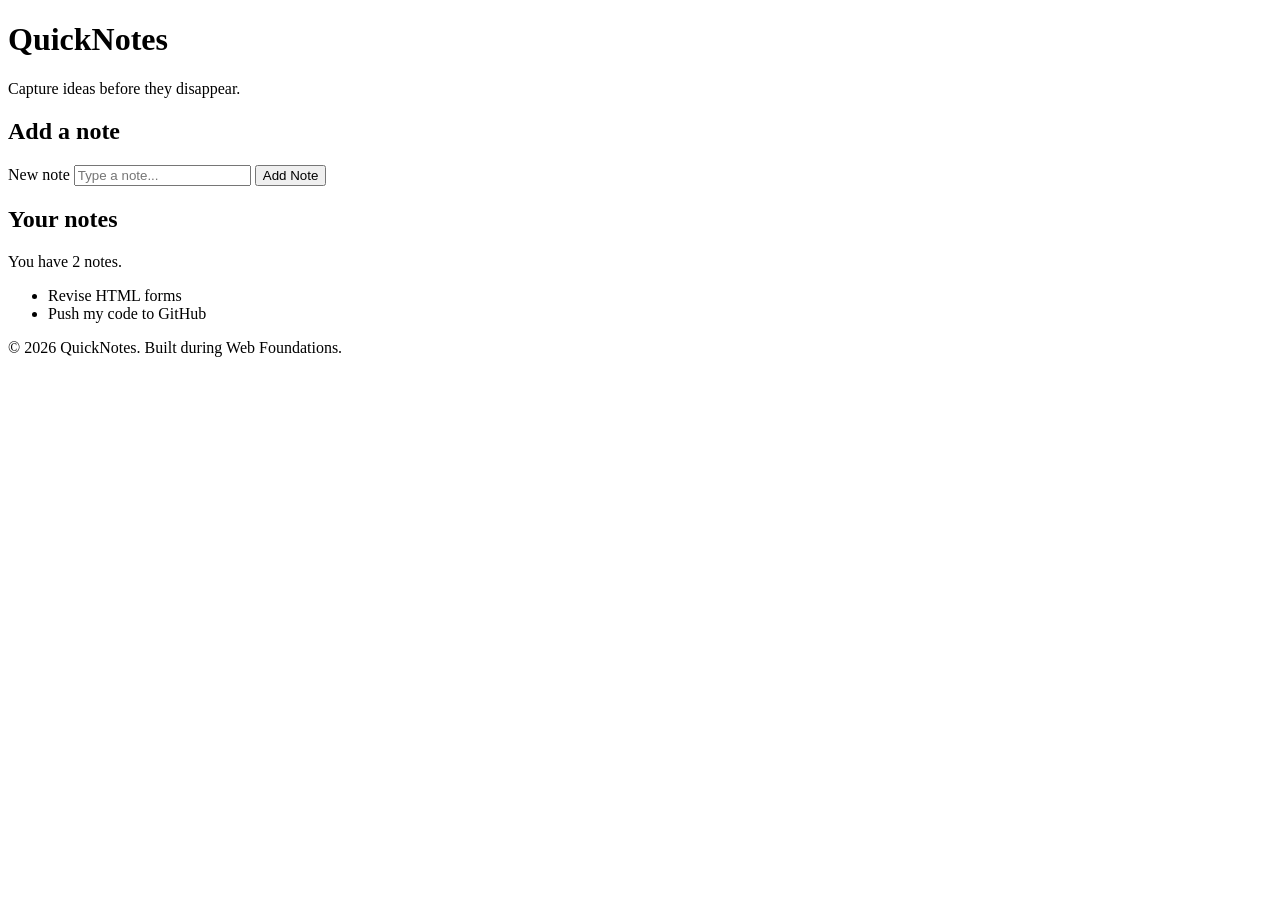
<file: day1/index.html>
<!DOCTYPE html>
<html lang="en">
  <head>
    <meta charset="UTF-8" />
    <meta name="viewport" content="width=device-width, initial-scale=1.0" />
    <title>QuickNotes</title>
  </head>
  <body>
    <header>
      <h1>QuickNotes</h1>
      <p>Capture ideas before they disappear.</p>
    </header>
 
    <main>
      <section>
        <h2>Add a note</h2>
        <form id="note-form">
          <label for="note-input">New note</label>
          <input type="text" id="note-input" placeholder="Type a note..." />
          <button type="submit">Add Note</button>
        </form>
      </section>
 
      <section>
        <h2>Your notes</h2>
        <p id="note-count">You have 2 notes.</p>
        <ul id="notes-list">
          <li>Revise HTML forms</li>
          <li>Push my code to GitHub</li>
        </ul>
      </section>
    </main>
 
    <footer>
      <p>&copy; 2026 QuickNotes. Built during Web Foundations.</p>
    </footer>
  </body>
</html>
</file>
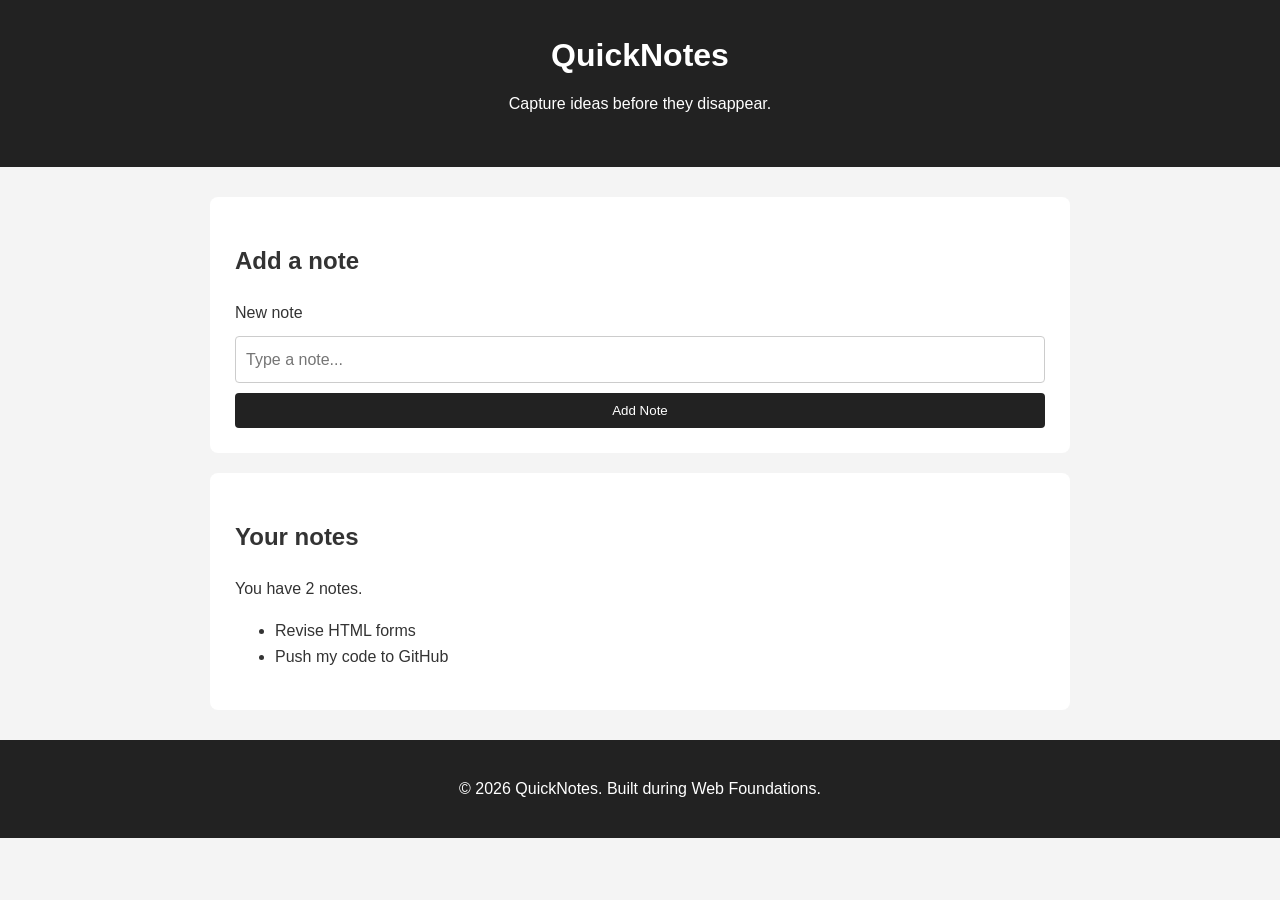
<file: day2/index.html>
<!DOCTYPE html>
<html lang="en">
  <head>
    <meta charset="UTF-8" />
    <meta name="viewport" content="width=device-width, initial-scale=1.0" />
    <title>QuickNotes</title>
    <link rel="stylesheet" href="style.css">
  </head>
  <body>
    <header>
      <h1>QuickNotes</h1>
      <p>Capture ideas before they disappear.</p>
    </header>
 
    <main>
      <section>
        <h2>Add a note</h2>
        <form id="note-form">
          <label for="note-input">New note</label>
          <input type="text" id="note-input" placeholder="Type a note..." />
          <button type="submit">Add Note</button>
        </form>
      </section>
 
      <section>
        <h2>Your notes</h2>
        <p id="note-count">You have 2 notes.</p>
        <ul id="notes-list">
          <li>Revise HTML forms</li>
          <li>Push my code to GitHub</li>
        </ul>
      </section>
    </main>
 
    <footer>
      <p>&copy; 2026 QuickNotes. Built during Web Foundations.</p>
    </footer>
  </body>
</html>
</file>
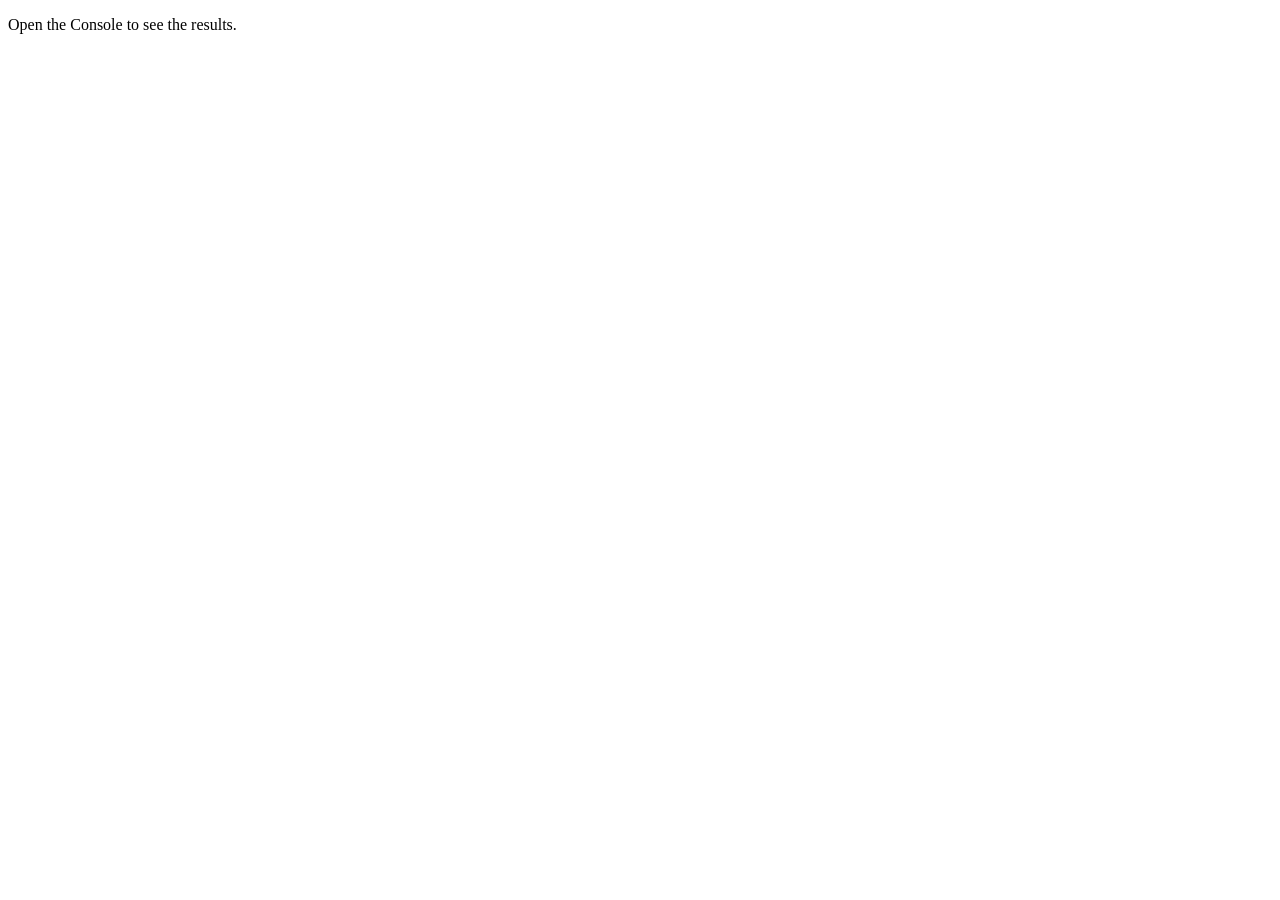
<file: day3/index.html>
<!DOCTYPE html>
<html lang="en">
<head>
    <meta charset="UTF-8">
    <meta name="viewport" content="width=device-width, initial-scale=1.0">
    <title>Notes Toolkit</title>
    <script src="script.js" defer></script>
</head>
<body>
    <p>Open the Console to see the results.</p>
</body>
</html>
</file>
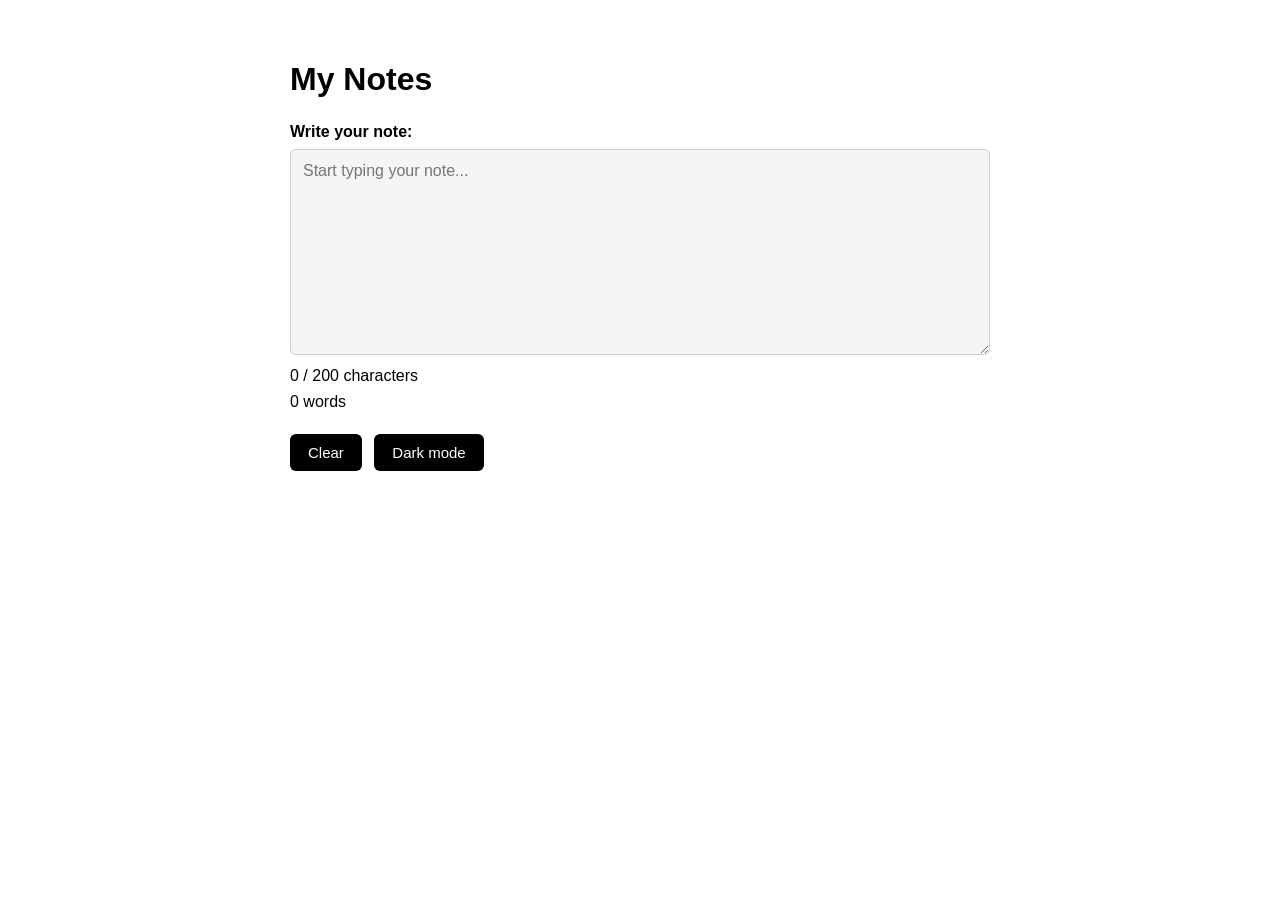
<file: day4/index.html>
<!DOCTYPE html>
<html lang="en">
<head>
    <meta charset="UTF-8">
    <meta name="viewport" content="width=device-width, initial-scale=1.0">

    <title>Day 4 - Notes App</title>

    <link rel="stylesheet" href="style.css">
    <script src="script.js" defer></script>
</head>

<body>

    <main class="container">

        <h1>My Notes</h1>

        <label for="note-text">Write your note:</label>

        <textarea
            id="note-text"
            rows="10"
            placeholder="Start typing your note..."
        ></textarea>

        <p id="char-count">0 / 200 characters</p>

        <p id="word-count">0 words</p>

        <button id="clear-btn" type="button">Clear</button>

        <button id="theme-toggle" type="button">Dark mode</button>

    </main>

</body>
</html>
</file>
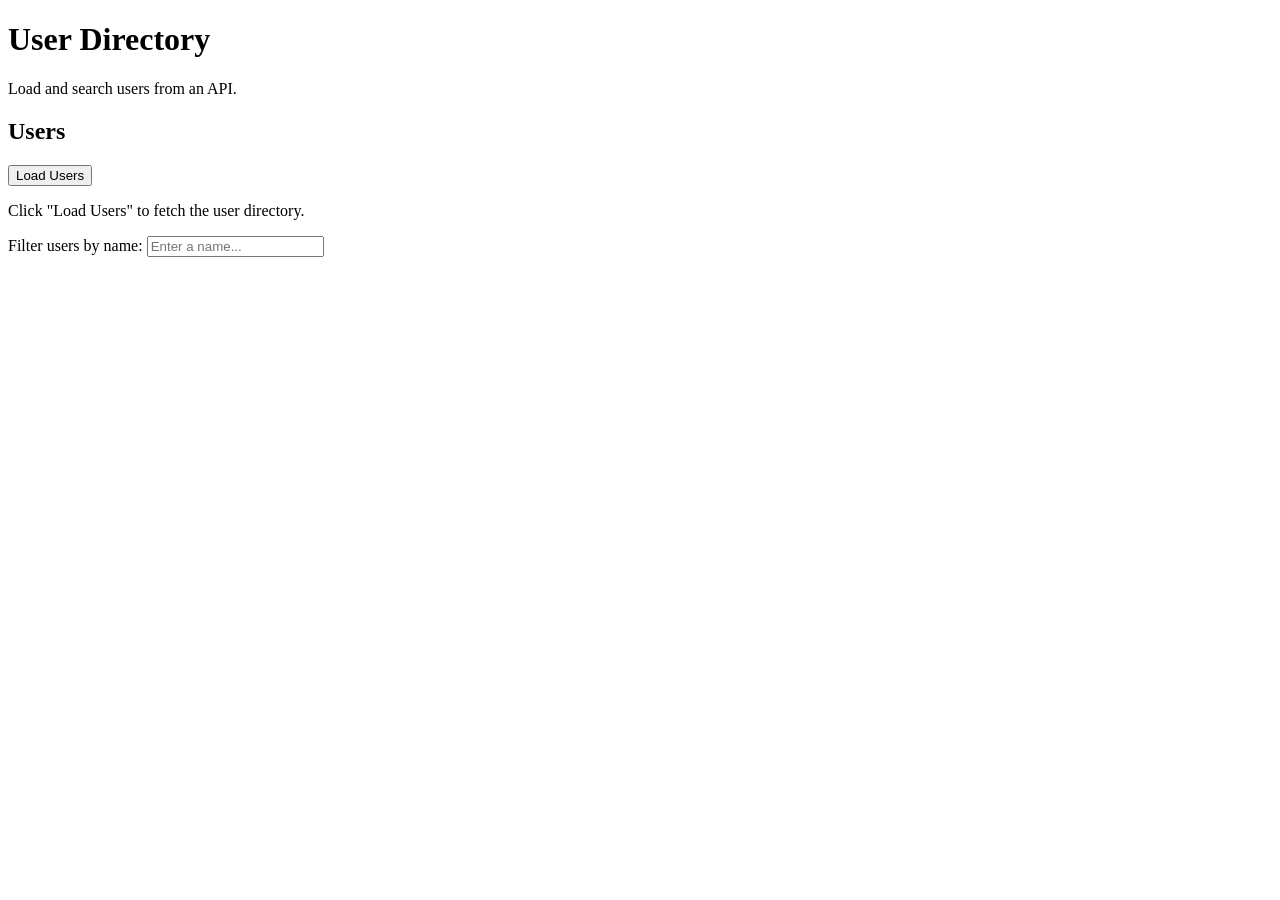
<file: day5/index.html>
<!DOCTYPE html>
<html lang="en">
<head>
    <meta charset="UTF-8">
    <meta name="viewport" content="width=device-width, initial-scale=1.0">
    <title>User Directory</title>
</head>
<body>

    <header>
        <h1>User Directory</h1>
        <p>Load and search users from an API.</p>
    </header>

    <main>
        <section>
            <h2>Users</h2>

            <button id="load-users">Load Users</button>

            <p id="status">
                Click "Load Users" to fetch the user directory.
            </p>

            <label for="filter-input">Filter users by name:</label>
            <input
                type="text"
                id="filter-input"
                placeholder="Enter a name..."
            >

            <ul id="users-list"></ul>
        </section>
    </main>

    <script src="users.js" defer></script>

</body>
</html>
</file>
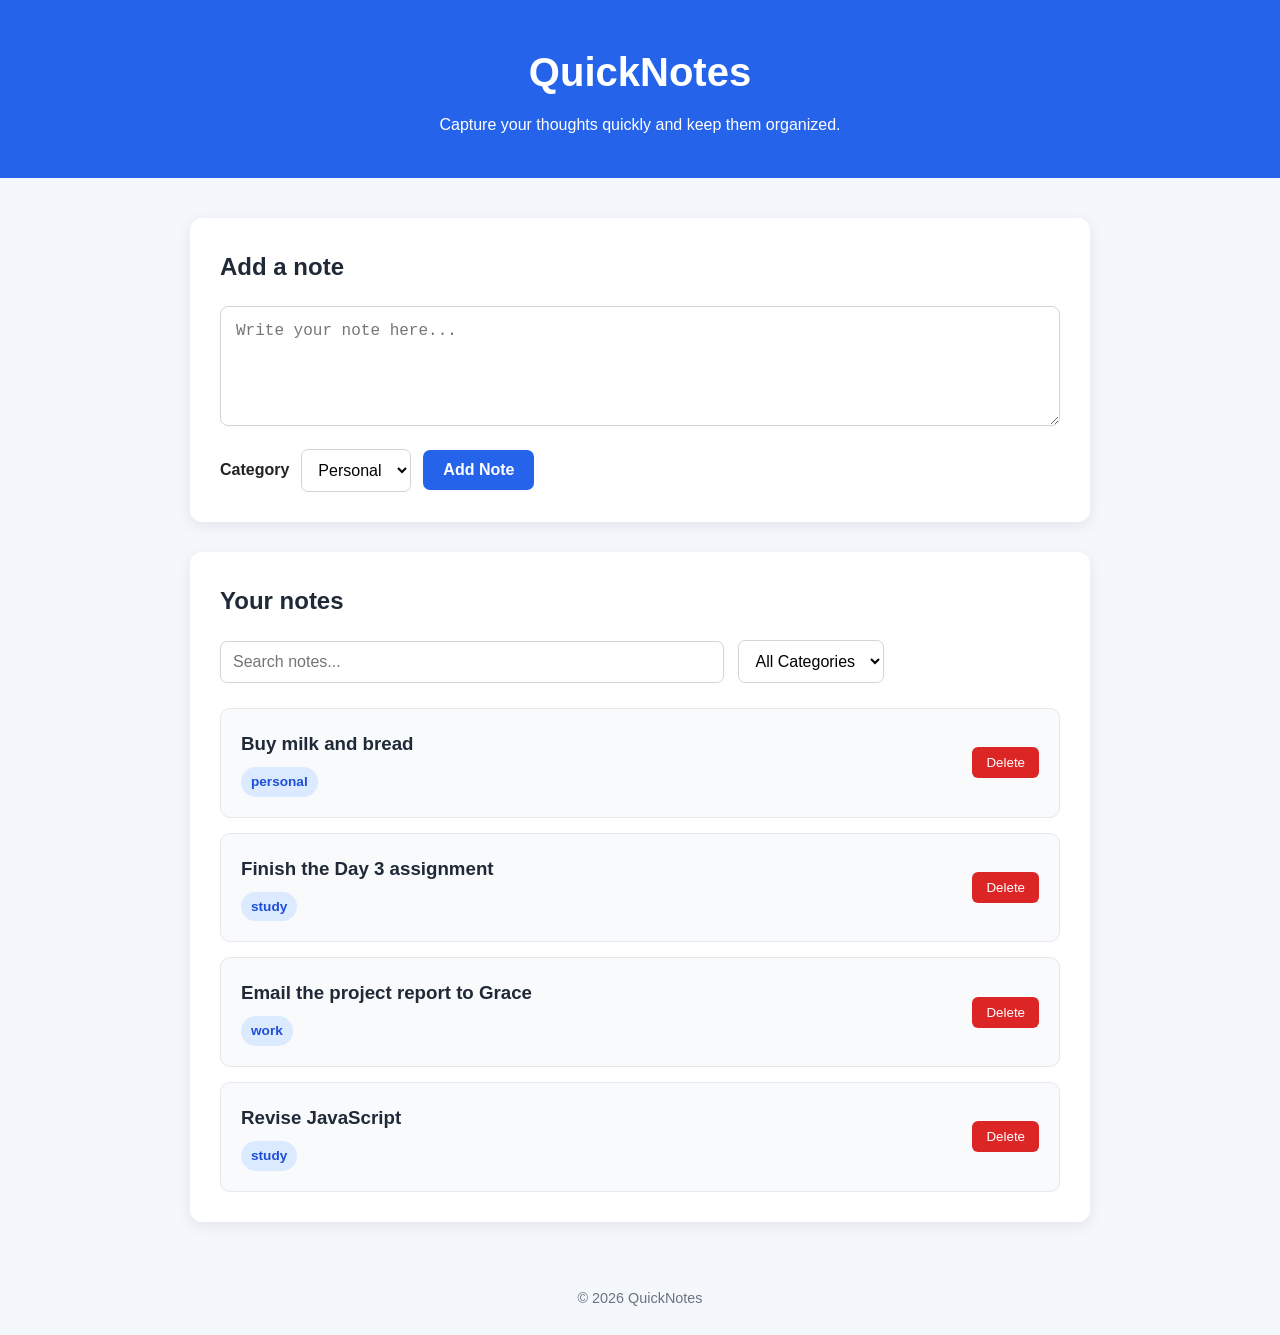
<file: quicknotes-app/index.html>
<!DOCTYPE html>
<html lang="en">

<head>
    <meta charset="UTF-8">
    <meta name="viewport" content="width=device-width, initial-scale=1.0">

    <title>QuickNotes</title>

    <link rel="stylesheet" href="style.css">
</head>

<body>

    <header>
        <h1>QuickNotes</h1>
        <p>Capture your thoughts quickly and keep them organized.</p>
    </header>


    <main>

        <!-- Add Note Section -->
        <section class="add-note-section">

            <h2>Add a note</h2>

            <textarea
                id="note-input"
                placeholder="Write your note here..."
                rows="4"
            ></textarea>


            <div class="form-controls">

                <label for="category-select">
                    Category
                </label>

                <select id="category-select">

                    <option value="personal">
                        Personal
                    </option>

                    <option value="work">
                        Work
                    </option>

                    <option value="study">
                        Study
                    </option>

                </select>


                <button id="add-note-btn">
                    Add Note
                </button>

            </div>

        </section>


        <!-- Notes Section -->
        <section class="notes-section">

            <h2>Your notes</h2>


            <!-- Search -->
            <input
                type="text"
                id="search-input"
                placeholder="Search notes..."
            >


            <!-- Filter -->
            <select id="filter-select">

                <option value="all">
                    All Categories
                </option>

                <option value="personal">
                    Personal
                </option>

                <option value="work">
                    Work
                </option>

                <option value="study">
                    Study
                </option>

            </select>


            <!-- Notes will appear here -->
            <div id="notes-container"></div>

        </section>

    </main>


    <footer>
        <p>&copy; 2026 QuickNotes</p>
    </footer>


    <script src="script.js"></script>

</body>

</html>
</file>
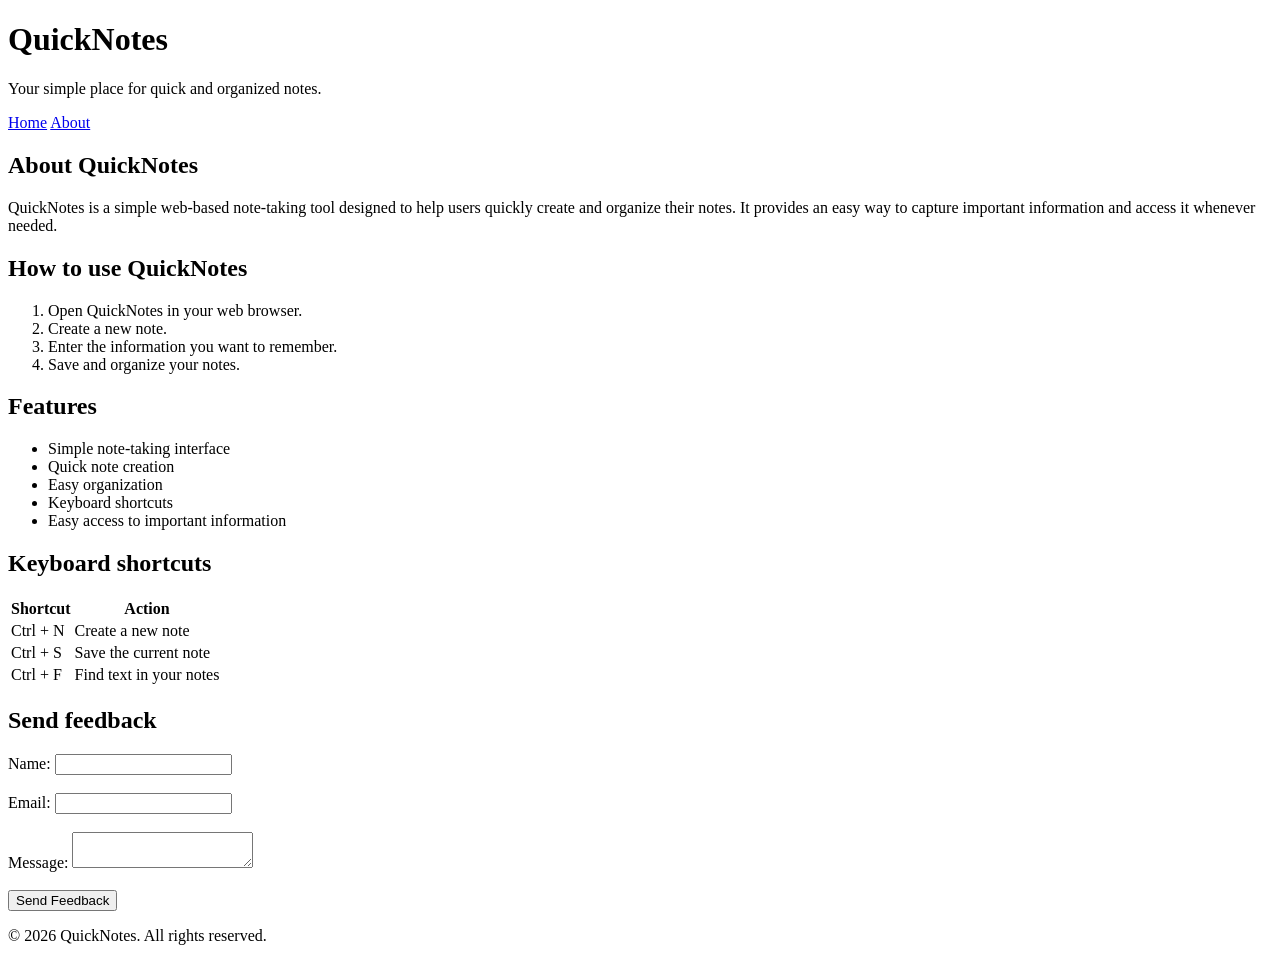
<file: day1/about.html>
<!DOCTYPE html>
<html lang="en">
<head>
  <meta charset="UTF-8">
  <meta name="viewport" content="width=device-width, initial-scale=1.0">
  <title>About QuickNotes</title>
</head>

<body>

  <header>
    <h1>QuickNotes</h1>
    <p>Your simple place for quick and organized notes.</p>

    <nav>
      <a href="index.html">Home</a>
      <a href="about.html">About</a>
    </nav>
  </header>

  <main>

    <h2>About QuickNotes</h2>

    <p>
      QuickNotes is a simple web-based note-taking tool designed to help
      users quickly create and organize their notes. It provides an easy
      way to capture important information and access it whenever needed.
    </p>

    <section>
      <h2>How to use QuickNotes</h2>

      <ol>
        <li>Open QuickNotes in your web browser.</li>
        <li>Create a new note.</li>
        <li>Enter the information you want to remember.</li>
        <li>Save and organize your notes.</li>
      </ol>
    </section>

    <section>
      <h2>Features</h2>

      <ul>
        <li>Simple note-taking interface</li>
        <li>Quick note creation</li>
        <li>Easy organization</li>
        <li>Keyboard shortcuts</li>
        <li>Easy access to important information</li>
      </ul>
    </section>

    <section>
      <h2>Keyboard shortcuts</h2>

      <table>
        <thead>
          <tr>
            <th>Shortcut</th>
            <th>Action</th>
          </tr>
        </thead>

        <tbody>
          <tr>
            <td>Ctrl + N</td>
            <td>Create a new note</td>
          </tr>

          <tr>
            <td>Ctrl + S</td>
            <td>Save the current note</td>
          </tr>

          <tr>
            <td>Ctrl + F</td>
            <td>Find text in your notes</td>
          </tr>
        </tbody>
      </table>
    </section>

    <section>
      <h2>Send feedback</h2>

      <form>

        <label for="name">Name:</label>
        <input type="text" id="name" name="name" required>

        <br><br>

        <label for="email">Email:</label>
        <input type="email" id="email" name="email" required>

        <br><br>

        <label for="message">Message:</label>
        <textarea id="message" name="message" required></textarea>

        <br><br>

        <button type="submit">Send Feedback</button>

      </form>
    </section>

  </main>

  <footer>
    <p>&copy; 2026 QuickNotes. All rights reserved.</p>
  </footer>

</body>
</html>
</file>
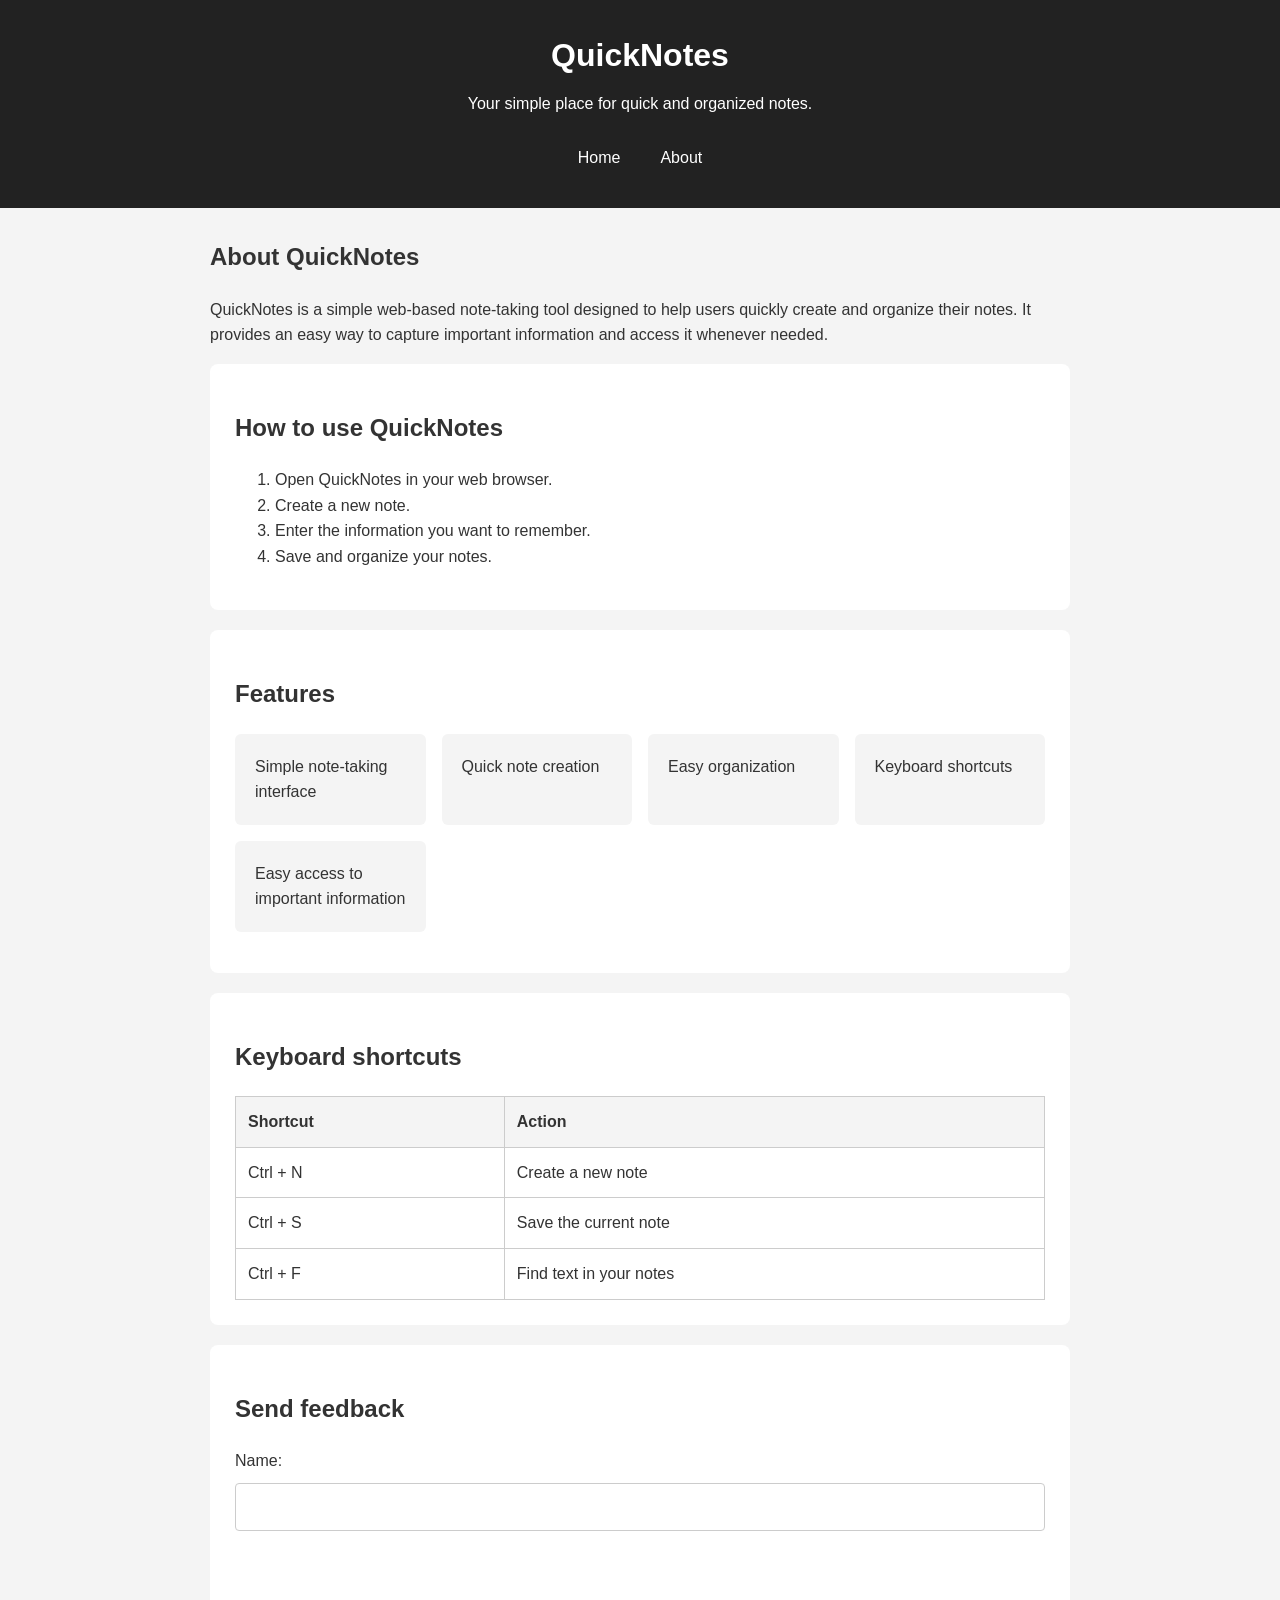
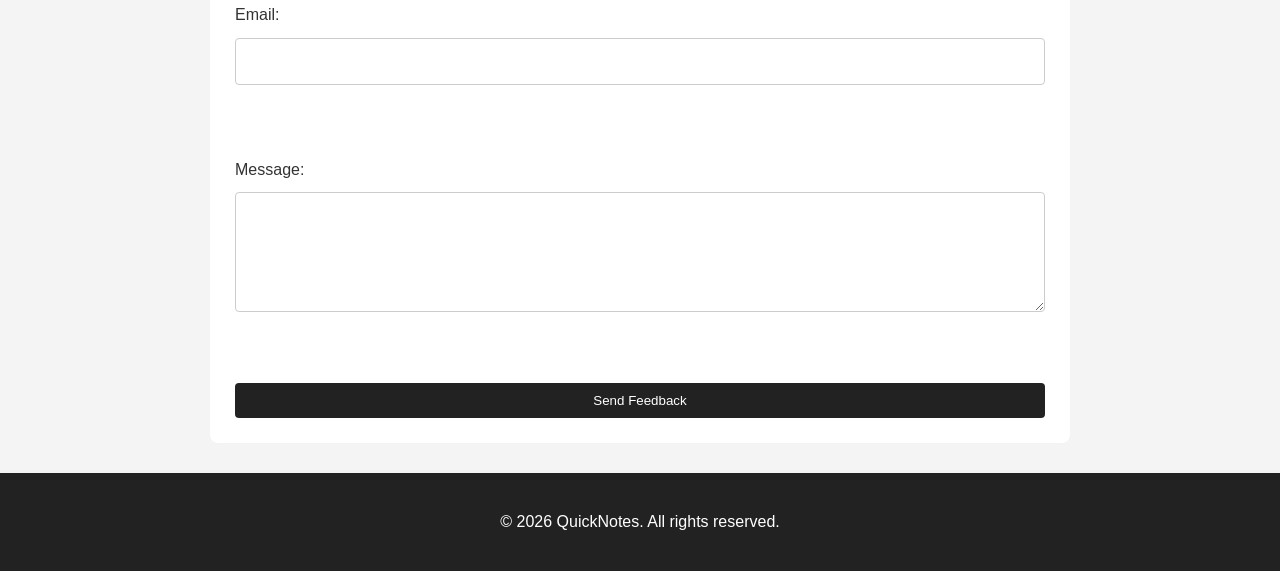
<file: day2/about.html>
<!DOCTYPE html>
<html lang="en">
<head>
  <meta charset="UTF-8">
  <meta name="viewport" content="width=device-width, initial-scale=1.0">
  <title>About QuickNotes</title>
  <link rel="stylesheet" href="style.css">
</head>

<body>

  <header>
    <h1>QuickNotes</h1>
    <p>Your simple place for quick and organized notes.</p>

    <nav>
      <a href="index.html">Home</a>
      <a href="about.html">About</a>
    </nav>
  </header>

  <main>

    <h2>About QuickNotes</h2>

    <p>
      QuickNotes is a simple web-based note-taking tool designed to help
      users quickly create and organize their notes. It provides an easy
      way to capture important information and access it whenever needed.
    </p>

    <section>
      <h2>How to use QuickNotes</h2>

      <ol>
        <li>Open QuickNotes in your web browser.</li>
        <li>Create a new note.</li>
        <li>Enter the information you want to remember.</li>
        <li>Save and organize your notes.</li>
      </ol>
    </section>

    <section>
      <h2>Features</h2>

      <ul class="features">
        <li>Simple note-taking interface</li>
        <li>Quick note creation</li>
        <li>Easy organization</li>
        <li>Keyboard shortcuts</li>
        <li>Easy access to important information</li>
      </ul>
    </section>

    <section>
      <h2>Keyboard shortcuts</h2>

      <table>
        <thead>
          <tr>
            <th>Shortcut</th>
            <th>Action</th>
          </tr>
        </thead>

        <tbody>
          <tr>
            <td>Ctrl + N</td>
            <td>Create a new note</td>
          </tr>

          <tr>
            <td>Ctrl + S</td>
            <td>Save the current note</td>
          </tr>

          <tr>
            <td>Ctrl + F</td>
            <td>Find text in your notes</td>
          </tr>
        </tbody>
      </table>
    </section>

    <section>
      <h2>Send feedback</h2>

      <form>

        <label for="name">Name:</label>
        <input type="text" id="name" name="name" required>

        <br><br>

        <label for="email">Email:</label>
        <input type="email" id="email" name="email" required>

        <br><br>

        <label for="message">Message:</label>
        <textarea id="message" name="message" required></textarea>

        <br><br>

        <button type="submit">Send Feedback</button>

      </form>
    </section>

  </main>

  <footer>
    <p>&copy; 2026 QuickNotes. All rights reserved.</p>
  </footer>

</body>
</html>
</file>
<file: day2/style.css>
/* Box-sizing reset */
* {
  box-sizing: border-box;
}

/* Base styles */
body {
  margin: 0;
  font-family: Arial, sans-serif;
  line-height: 1.6;
  background-color: #f4f4f4;
  color: #333;
}

/* Header */
header {
  background-color: #222;
  color: white;
  text-align: center;
  padding: 30px 20px;
}

header h1 {
  margin: 0 0 10px;
}

header p {
  margin: 0 0 20px;
}

/* Navigation */
nav {
  display: flex;
  justify-content: center;
  align-items: center;
  gap: 16px;
}

nav a {
  color: white;
  text-decoration: none;
  padding: 8px 12px;
  border-radius: 4px;
  transition: background-color 0.3s ease, color 0.3s ease;
}

nav a:hover {
  background-color: white;
  color: #222;
}

/* Main content */
main {
  max-width: 900px;
  margin: 30px auto;
  padding: 0 20px;
}

/* Sections as cards */
section {
  background-color: white;
  padding: 25px;
  margin-bottom: 20px;
  border-radius: 8px;
}

/* Features grid */
.features {
  display: grid;
  grid-template-columns: repeat(auto-fit, minmax(180px, 1fr));
  gap: 16px;
  padding: 0;
  list-style: none;
}

.features li {
  background-color: #f4f4f4;
  padding: 20px;
  border-radius: 6px;
}

/* Shortcuts table */
table {
  width: 100%;
  border-collapse: collapse;
}

th,
td {
  border: 1px solid #ccc;
  padding: 12px;
  text-align: left;
}

th {
  background-color: #f4f4f4;
}

/* Feedback form */
form {
  display: flex;
  flex-direction: column;
  gap: 10px;
}

form input,
form textarea {
  width: 100%;
  padding: 10px;
  font: inherit;
  border: 1px solid #ccc;
  border-radius: 4px;
}

form textarea {
  min-height: 120px;
  resize: vertical;
}

/* Button */
button {
  padding: 10px 16px;
  border: none;
  border-radius: 4px;
  background-color: #222;
  color: white;
  cursor: pointer;
  transition: background-color 0.3s ease, transform 0.2s ease;
}

button:hover {
  background-color: #444;
  transform: translateY(-2px);
}

/* Footer */
footer {
  text-align: center;
  padding: 20px;
  background-color: #222;
  color: white;
}

/* Small screens */
@media (max-width: 600px) {
  header {
    padding: 20px 10px;
  }

  header h1 {
    font-size: 24px;
  }

  header p {
    font-size: 14px;
  }

  main {
    margin: 20px auto;
    padding: 0 10px;
  }
}
</file>
<file: day4/style.css>
:root {
    --bg-color: white;
    --text-color: black;
    --input-bg: #f5f5f5;
    --border-color: #cccccc;
    --button-bg: black;
    --button-text: white;
}

body.dark {
    --bg-color: #222222;
    --text-color: white;
    --input-bg: #333333;
    --border-color: #555555;
    --button-bg: white;
    --button-text: black;
}

* {
    box-sizing: border-box;
}

body {
    margin: 0;
    padding: 40px 20px;
    font-family: Arial, sans-serif;
    background-color: var(--bg-color);
    color: var(--text-color);
}

.container {
    max-width: 700px;
    margin: 0 auto;
}

h1 {
    margin-bottom: 25px;
}

label {
    display: block;
    margin-bottom: 8px;
    font-weight: bold;
}

textarea {
    width: 100%;
    padding: 12px;
    font-size: 16px;
    font-family: inherit;
    color: var(--text-color);
    background-color: var(--input-bg);
    border: 1px solid var(--border-color);
    border-radius: 6px;
    resize: vertical;
}

p {
    margin: 8px 0;
}

.warning {
    color: orange;
}

.over {
    color: red;
    font-weight: bold;
}

button {
    padding: 10px 18px;
    margin-top: 15px;
    margin-right: 8px;
    border: none;
    border-radius: 6px;
    background-color: var(--button-bg);
    color: var(--button-text);
    cursor: pointer;
    font-size: 15px;
}

button:hover {
    opacity: 0.8;
}
</file>
<file: quicknotes-app/style.css>
/* ================================
   QUICKNOTES - MAIN STYLES
================================ */

* {
    box-sizing: border-box;
    margin: 0;
    padding: 0;
}

body {
    font-family: Arial, sans-serif;
    background: #f4f7fb;
    color: #222;
    line-height: 1.6;
    min-height: 100vh;
}


/* ================================
   HEADER
================================ */

header {
    background: #2563eb;
    color: white;
    text-align: center;
    padding: 40px 20px;
}

header h1 {
    font-size: 2.5rem;
    margin-bottom: 8px;
}

header p {
    font-size: 1rem;
}


/* ================================
   MAIN CONTENT
================================ */

main {
    width: 90%;
    max-width: 900px;
    margin: 40px auto;
}


/* ================================
   SECTIONS
================================ */

.add-note-section,
.notes-section {
    background: white;
    padding: 30px;
    margin-bottom: 30px;
    border-radius: 12px;
    box-shadow: 0 4px 15px rgba(0, 0, 0, 0.08);
}

section h2 {
    margin-bottom: 20px;
    color: #1f2937;
}


/* ================================
   TEXTAREA
================================ */

#note-input {
    width: 100%;
    padding: 15px;
    border: 1px solid #d1d5db;
    border-radius: 8px;
    font-size: 1rem;
    resize: vertical;
    min-height: 120px;
    margin-bottom: 15px;
}

#note-input:focus {
    outline: none;
    border-color: #2563eb;
    box-shadow: 0 0 0 3px rgba(37, 99, 235, 0.15);
}


/* ================================
   FORM CONTROLS
================================ */

.form-controls {
    display: flex;
    align-items: center;
    gap: 12px;
    flex-wrap: wrap;
}

.form-controls label {
    font-weight: bold;
}

select,
#search-input {
    padding: 11px 12px;
    border: 1px solid #d1d5db;
    border-radius: 7px;
    font-size: 1rem;
    background: white;
}

select:focus,
#search-input:focus {
    outline: none;
    border-color: #2563eb;
}


/* ================================
   BUTTON
================================ */

#add-note-btn {
    background: #2563eb;
    color: white;
    border: none;
    padding: 11px 20px;
    border-radius: 7px;
    cursor: pointer;
    font-size: 1rem;
    font-weight: bold;
}

#add-note-btn:hover {
    background: #1d4ed8;
}


/* ================================
   SEARCH AND FILTER
================================ */

#search-input {
    width: 60%;
    margin-bottom: 25px;
}

#filter-select {
    margin-left: 10px;
}


/* ================================
   NOTE CARDS
================================ */

#notes-container {
    display: grid;
    gap: 15px;
}

.note-card {
    display: flex;
    justify-content: space-between;
    align-items: center;
    gap: 20px;
    padding: 20px;
    background: #f8fafc;
    border: 1px solid #e5e7eb;
    border-radius: 10px;
}

.note-card:hover {
    box-shadow: 0 3px 10px rgba(0, 0, 0, 0.08);
}

.note-content {
    flex: 1;
}

.note-content h3 {
    color: #1f2937;
    margin-bottom: 8px;
    word-wrap: break-word;
}


/* ================================
   CATEGORY
================================ */

.note-category {
    display: inline-block;
    background: #dbeafe;
    color: #1d4ed8;
    padding: 4px 10px;
    border-radius: 20px;
    font-size: 0.85rem;
    font-weight: bold;
}


/* ================================
   DELETE BUTTON
================================ */

.delete-btn {
    background: #dc2626;
    color: white;
    border: none;
    padding: 8px 14px;
    border-radius: 6px;
    cursor: pointer;
}

.delete-btn:hover {
    background: #b91c1c;
}


/* ================================
   NO NOTES MESSAGE
================================ */

.no-notes {
    text-align: center;
    color: #6b7280;
    padding: 30px;
}


/* ================================
   FOOTER
================================ */

footer {
    text-align: center;
    padding: 25px;
    color: #6b7280;
    font-size: 0.9rem;
}


/* ================================
   RESPONSIVE DESIGN
================================ */

@media (max-width: 700px) {

    header h1 {
        font-size: 2rem;
    }

    main {
        width: 95%;
        margin: 20px auto;
    }

    .add-note-section,
    .notes-section {
        padding: 20px;
    }

    .form-controls {
        flex-direction: column;
        align-items: stretch;
    }

    #search-input {
        width: 100%;
    }

    #filter-select {
        width: 100%;
        margin-left: 0;
    }

    .note-card {
        flex-direction: column;
        align-items: stretch;
    }

    .delete-btn {
        width: 100%;
    }
}
</file>
